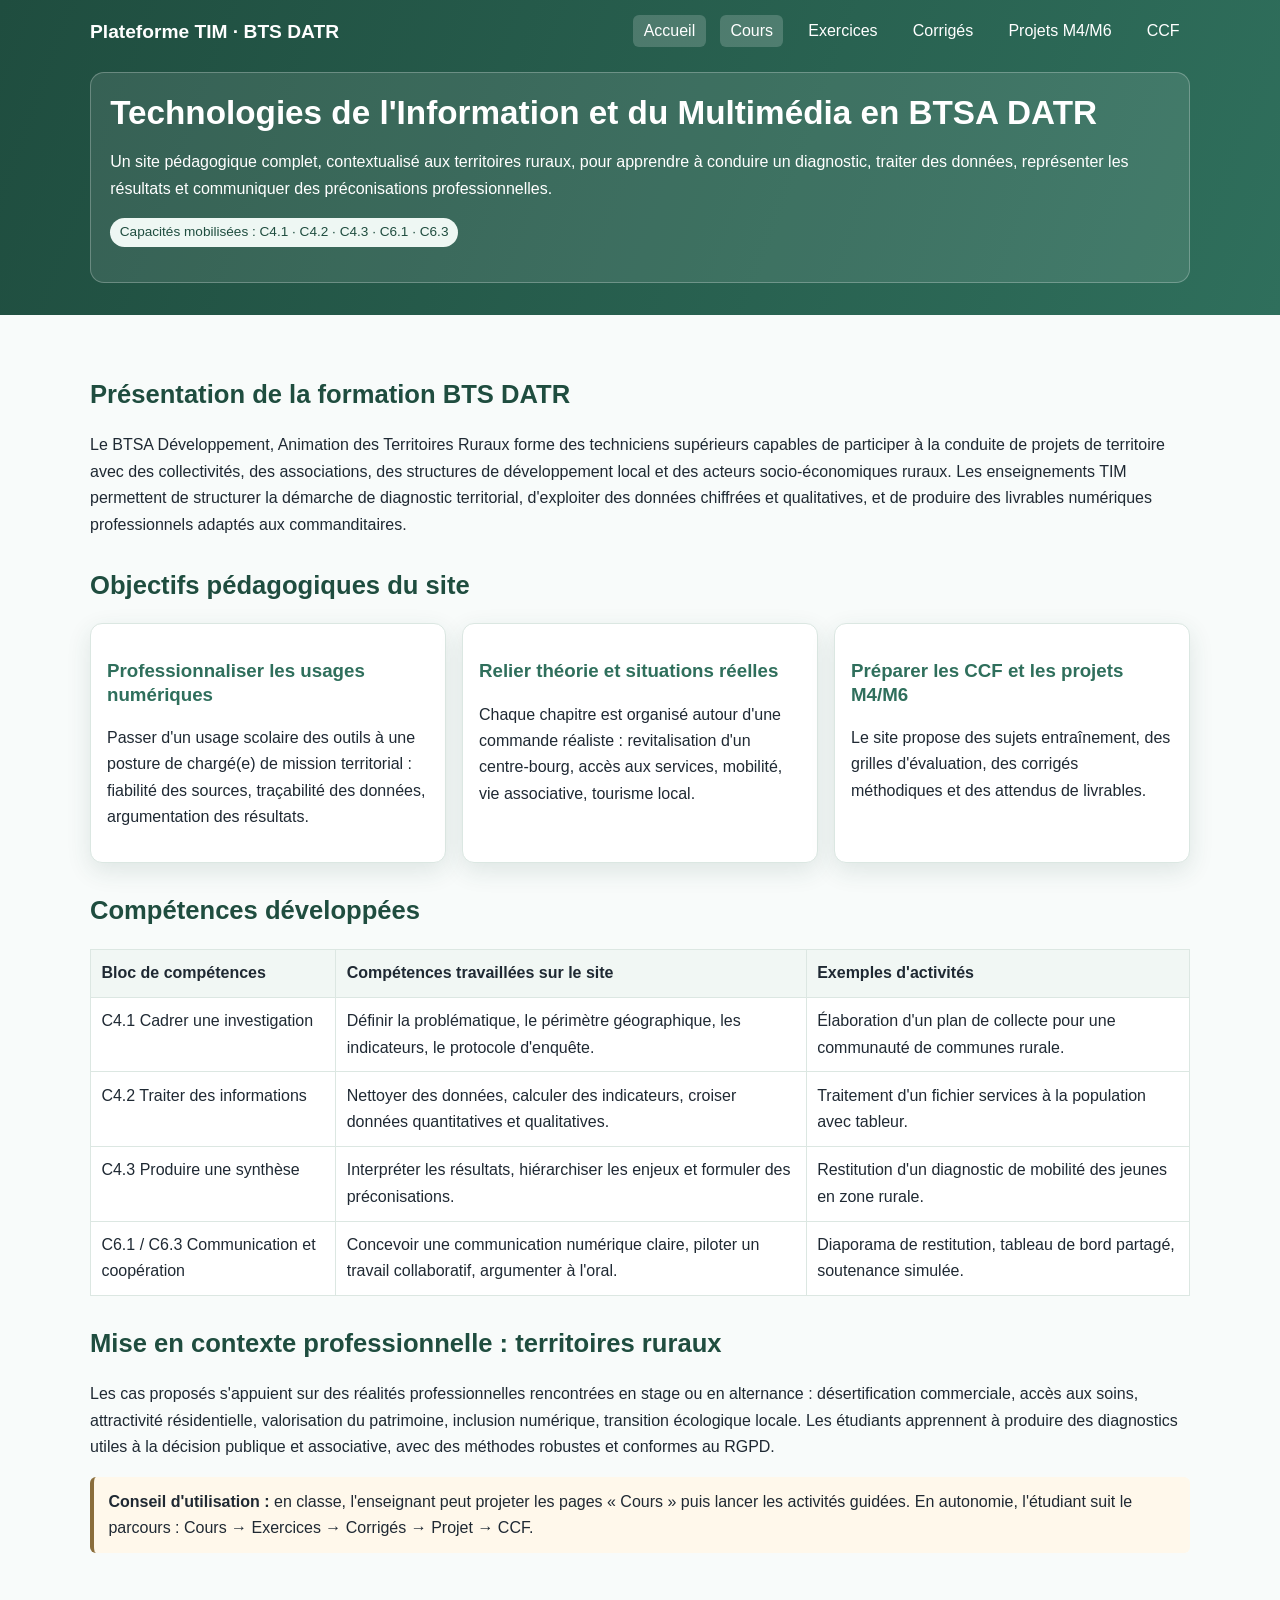
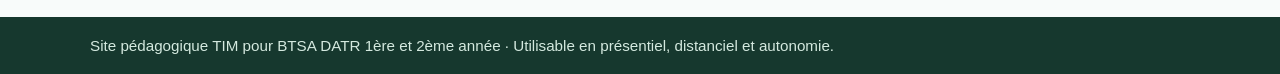
<file: index.html>
<!DOCTYPE html>
<html lang="fr">
<head>
  <meta charset="UTF-8" />
  <meta name="viewport" content="width=device-width, initial-scale=1.0" />
  <title>TIM - BTS DATR | Accueil</title>
  <link rel="stylesheet" href="assets/styles.css" />
</head>
<body>
<header>
  <div class="container">
    <div class="topbar">
      <div class="brand">Plateforme TIM · BTS DATR</div>
      <nav>
        <ul>
          <li><a href="index.html" data-page="index.html">Accueil</a></li>
          <li><a href="cours/index.html" data-page="index.html">Cours</a></li>
          <li><a href="exercices.html" data-page="exercices.html">Exercices</a></li>
          <li><a href="corriges.html" data-page="corriges.html">Corrigés</a></li>
          <li><a href="projets.html" data-page="projets.html">Projets M4/M6</a></li>
          <li><a href="ccf.html" data-page="ccf.html">CCF</a></li>
        </ul>
      </nav>
    </div>
    <section class="hero">
      <h1>Technologies de l'Information et du Multimédia en BTSA DATR</h1>
      <p>Un site pédagogique complet, contextualisé aux territoires ruraux, pour apprendre à conduire un diagnostic, traiter des données, représenter les résultats et communiquer des préconisations professionnelles.</p>
      <p><span class="badge">Capacités mobilisées : C4.1 · C4.2 · C4.3 · C6.1 · C6.3</span></p>
    </section>
  </div>
</header>

<main>
  <div class="container">
    <h2>Présentation de la formation BTS DATR</h2>
    <p>Le BTSA Développement, Animation des Territoires Ruraux forme des techniciens supérieurs capables de participer à la conduite de projets de territoire avec des collectivités, des associations, des structures de développement local et des acteurs socio-économiques ruraux. Les enseignements TIM permettent de structurer la démarche de diagnostic territorial, d'exploiter des données chiffrées et qualitatives, et de produire des livrables numériques professionnels adaptés aux commanditaires.</p>

    <h2>Objectifs pédagogiques du site</h2>
    <div class="card-grid">
      <article class="card">
        <h3>Professionnaliser les usages numériques</h3>
        <p>Passer d'un usage scolaire des outils à une posture de chargé(e) de mission territorial : fiabilité des sources, traçabilité des données, argumentation des résultats.</p>
      </article>
      <article class="card">
        <h3>Relier théorie et situations réelles</h3>
        <p>Chaque chapitre est organisé autour d'une commande réaliste : revitalisation d'un centre-bourg, accès aux services, mobilité, vie associative, tourisme local.</p>
      </article>
      <article class="card">
        <h3>Préparer les CCF et les projets M4/M6</h3>
        <p>Le site propose des sujets entraînement, des grilles d'évaluation, des corrigés méthodiques et des attendus de livrables.</p>
      </article>
    </div>

    <h2>Compétences développées</h2>
    <table>
      <thead>
        <tr><th>Bloc de compétences</th><th>Compétences travaillées sur le site</th><th>Exemples d'activités</th></tr>
      </thead>
      <tbody>
        <tr>
          <td>C4.1 Cadrer une investigation</td>
          <td>Définir la problématique, le périmètre géographique, les indicateurs, le protocole d'enquête.</td>
          <td>Élaboration d'un plan de collecte pour une communauté de communes rurale.</td>
        </tr>
        <tr>
          <td>C4.2 Traiter des informations</td>
          <td>Nettoyer des données, calculer des indicateurs, croiser données quantitatives et qualitatives.</td>
          <td>Traitement d'un fichier services à la population avec tableur.</td>
        </tr>
        <tr>
          <td>C4.3 Produire une synthèse</td>
          <td>Interpréter les résultats, hiérarchiser les enjeux et formuler des préconisations.</td>
          <td>Restitution d'un diagnostic de mobilité des jeunes en zone rurale.</td>
        </tr>
        <tr>
          <td>C6.1 / C6.3 Communication et coopération</td>
          <td>Concevoir une communication numérique claire, piloter un travail collaboratif, argumenter à l'oral.</td>
          <td>Diaporama de restitution, tableau de bord partagé, soutenance simulée.</td>
        </tr>
      </tbody>
    </table>

    <h2>Mise en contexte professionnelle : territoires ruraux</h2>
    <p>Les cas proposés s'appuient sur des réalités professionnelles rencontrées en stage ou en alternance : désertification commerciale, accès aux soins, attractivité résidentielle, valorisation du patrimoine, inclusion numérique, transition écologique locale. Les étudiants apprennent à produire des diagnostics utiles à la décision publique et associative, avec des méthodes robustes et conformes au RGPD.</p>

    <p class="note"><strong>Conseil d'utilisation :</strong> en classe, l'enseignant peut projeter les pages « Cours » puis lancer les activités guidées. En autonomie, l'étudiant suit le parcours : Cours → Exercices → Corrigés → Projet → CCF.</p>
  </div>
</main>

<footer>
  <div class="container">Site pédagogique TIM pour BTSA DATR 1ère et 2ème année · Utilisable en présentiel, distanciel et autonomie.</div>
</footer>
<script src="assets/script.js"></script>
</body>
</html>
</file>
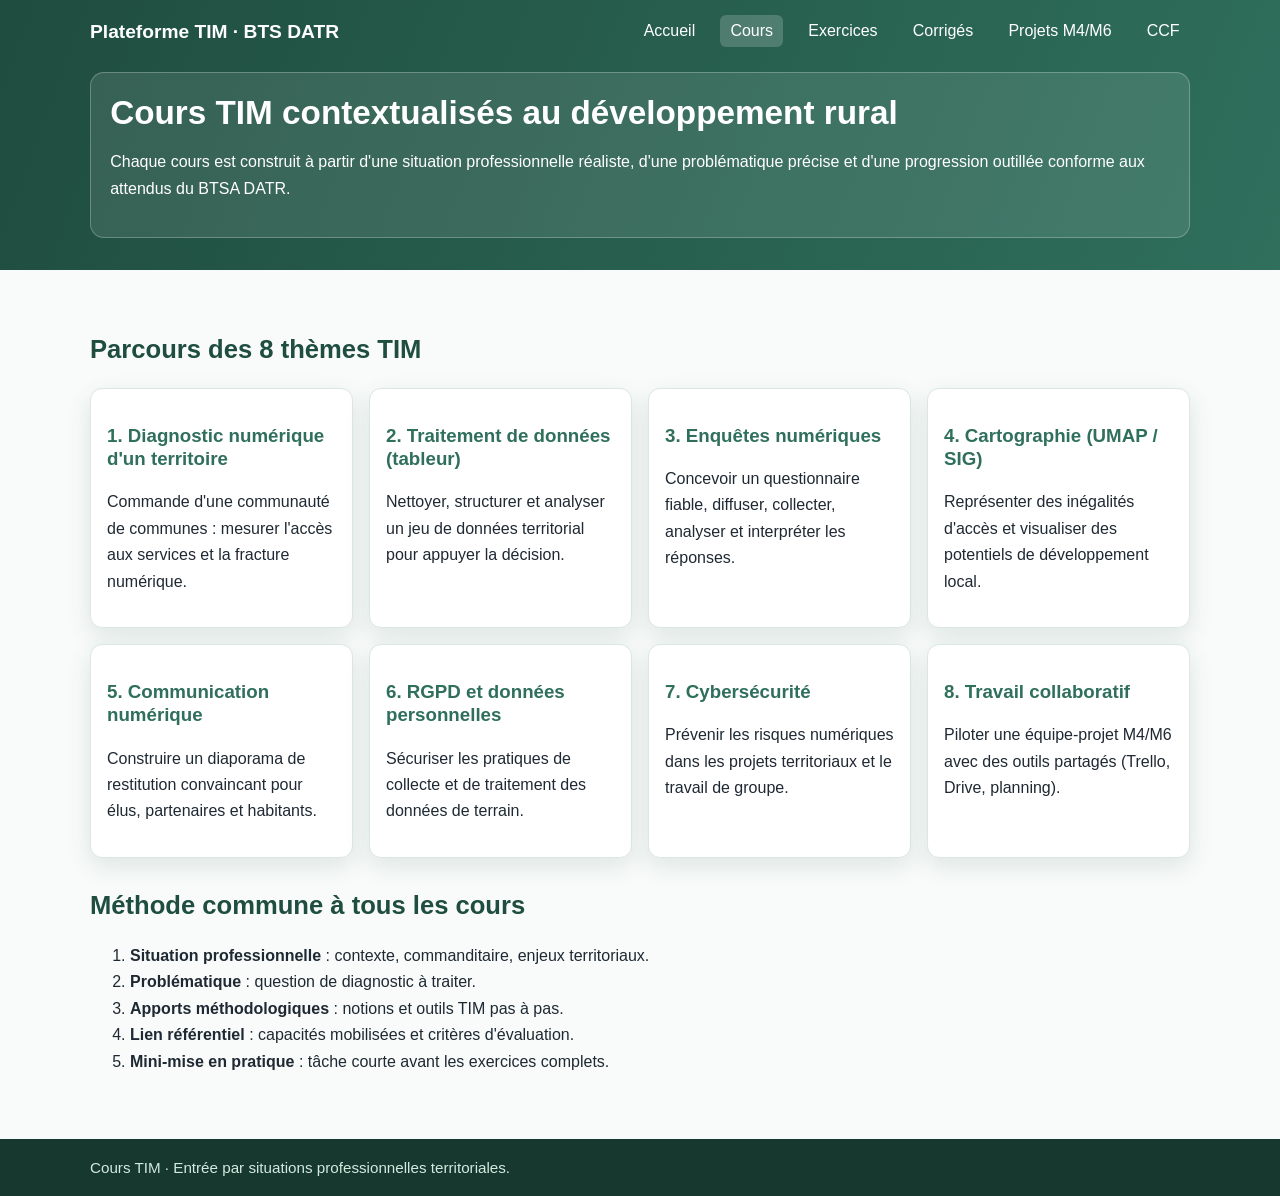
<file: cours/index.html>
<!DOCTYPE html>
<html lang="fr">
<head>
  <meta charset="UTF-8" />
  <meta name="viewport" content="width=device-width, initial-scale=1.0" />
  <title>TIM - BTS DATR | Cours</title>
  <link rel="stylesheet" href="../assets/styles.css" />
</head>
<body>
<header>
  <div class="container">
    <div class="topbar">
      <div class="brand">Plateforme TIM · BTS DATR</div>
      <nav><ul>
        <li><a href="../index.html">Accueil</a></li>
        <li><a href="index.html" class="active">Cours</a></li>
        <li><a href="../exercices.html">Exercices</a></li>
        <li><a href="../corriges.html">Corrigés</a></li>
        <li><a href="../projets.html">Projets M4/M6</a></li>
        <li><a href="../ccf.html">CCF</a></li>
      </ul></nav>
    </div>
    <section class="hero">
      <h1>Cours TIM contextualisés au développement rural</h1>
      <p>Chaque cours est construit à partir d'une situation professionnelle réaliste, d'une problématique précise et d'une progression outillée conforme aux attendus du BTSA DATR.</p>
    </section>
  </div>
</header>

<main>
  <div class="container">
    <h2>Parcours des 8 thèmes TIM</h2>
    <div class="card-grid">
      <article class="card"><h3><a href="diagnostic-numerique.html">1. Diagnostic numérique d'un territoire</a></h3><p>Commande d'une communauté de communes : mesurer l'accès aux services et la fracture numérique.</p></article>
      <article class="card"><h3><a href="traitement-donnees.html">2. Traitement de données (tableur)</a></h3><p>Nettoyer, structurer et analyser un jeu de données territorial pour appuyer la décision.</p></article>
      <article class="card"><h3><a href="enquetes.html">3. Enquêtes numériques</a></h3><p>Concevoir un questionnaire fiable, diffuser, collecter, analyser et interpréter les réponses.</p></article>
      <article class="card"><h3><a href="cartographie.html">4. Cartographie (UMAP / SIG)</a></h3><p>Représenter des inégalités d'accès et visualiser des potentiels de développement local.</p></article>
      <article class="card"><h3><a href="communication.html">5. Communication numérique</a></h3><p>Construire un diaporama de restitution convaincant pour élus, partenaires et habitants.</p></article>
      <article class="card"><h3><a href="rgpd.html">6. RGPD et données personnelles</a></h3><p>Sécuriser les pratiques de collecte et de traitement des données de terrain.</p></article>
      <article class="card"><h3><a href="cybersecurite.html">7. Cybersécurité</a></h3><p>Prévenir les risques numériques dans les projets territoriaux et le travail de groupe.</p></article>
      <article class="card"><h3><a href="collaboratif.html">8. Travail collaboratif</a></h3><p>Piloter une équipe-projet M4/M6 avec des outils partagés (Trello, Drive, planning).</p></article>
    </div>

    <h2>Méthode commune à tous les cours</h2>
    <ol>
      <li><strong>Situation professionnelle</strong> : contexte, commanditaire, enjeux territoriaux.</li>
      <li><strong>Problématique</strong> : question de diagnostic à traiter.</li>
      <li><strong>Apports méthodologiques</strong> : notions et outils TIM pas à pas.</li>
      <li><strong>Lien référentiel</strong> : capacités mobilisées et critères d'évaluation.</li>
      <li><strong>Mini-mise en pratique</strong> : tâche courte avant les exercices complets.</li>
    </ol>
  </div>
</main>
<footer><div class="container">Cours TIM · Entrée par situations professionnelles territoriales.</div></footer>
</body>
</html>
</file>
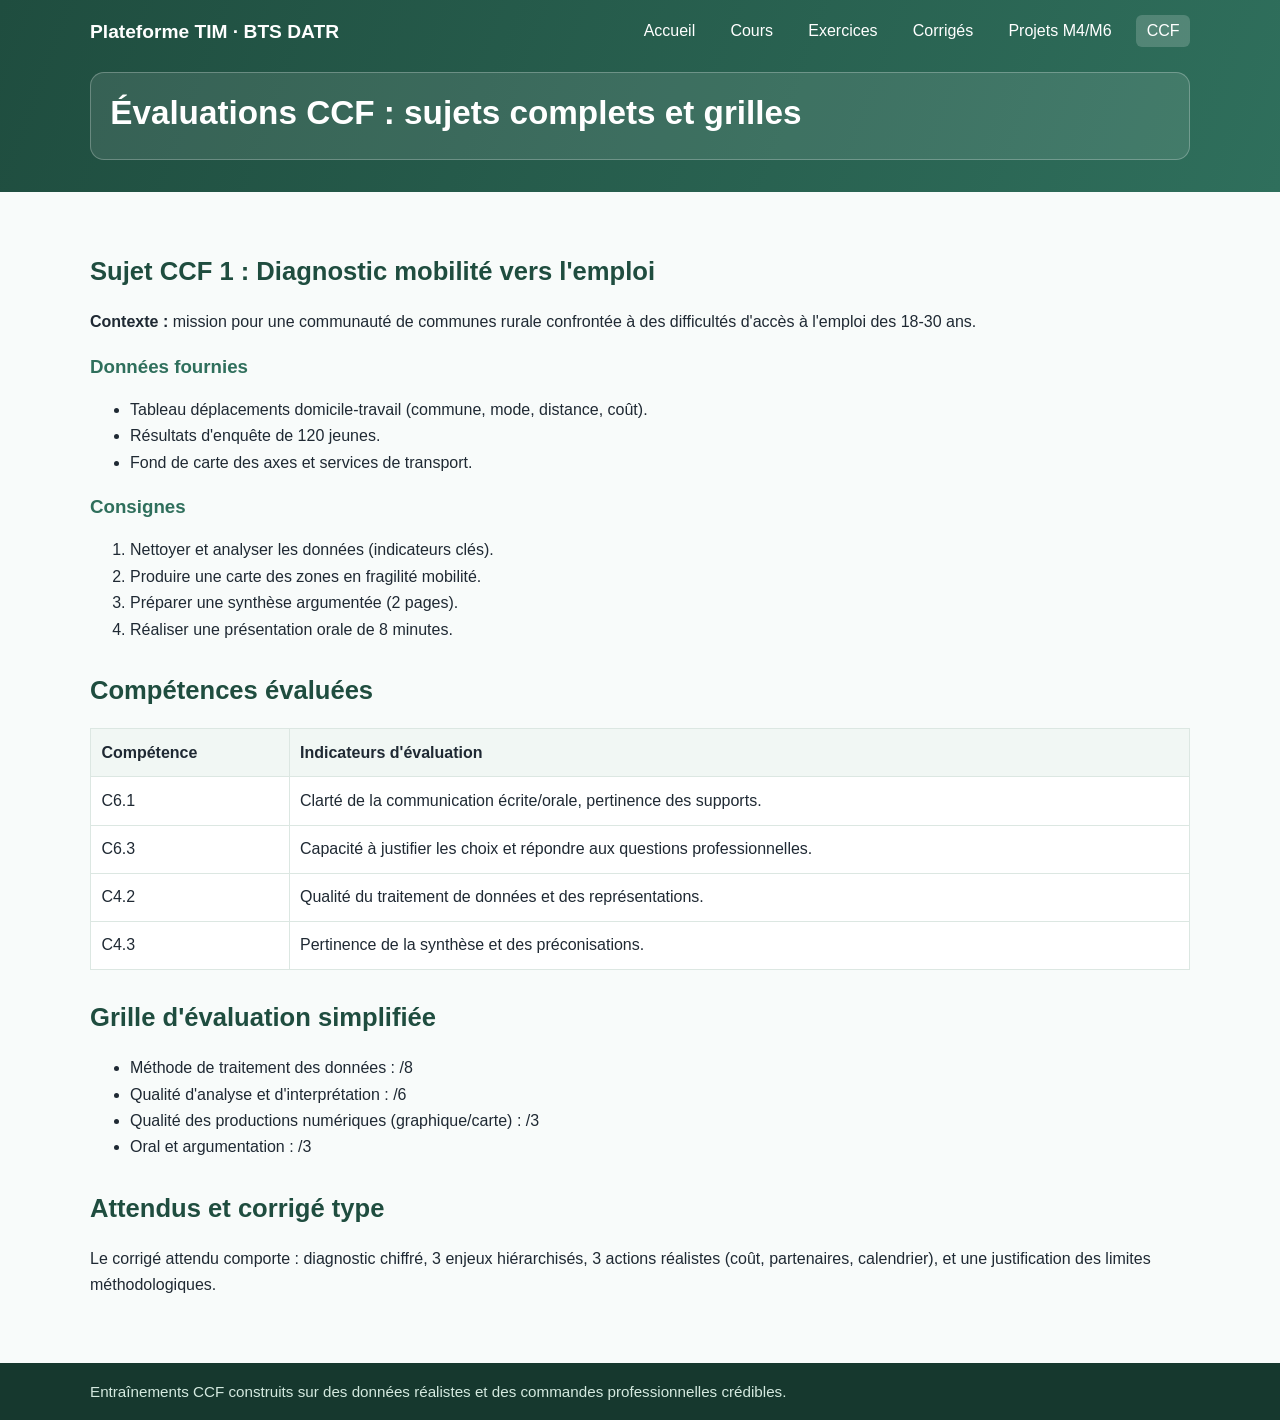
<file: ccf.html>
<!DOCTYPE html>
<html lang="fr">
<head><meta charset="UTF-8"><meta name="viewport" content="width=device-width, initial-scale=1.0"><title>CCF TIM DATR</title><link rel="stylesheet" href="assets/styles.css"></head>
<body>
<header><div class="container"><div class="topbar"><div class="brand">Plateforme TIM · BTS DATR</div><nav><ul><li><a href="index.html">Accueil</a></li><li><a href="cours/index.html">Cours</a></li><li><a href="exercices.html">Exercices</a></li><li><a href="corriges.html">Corrigés</a></li><li><a href="projets.html">Projets M4/M6</a></li><li><a href="ccf.html" class="active">CCF</a></li></ul></nav></div><section class="hero"><h1>Évaluations CCF : sujets complets et grilles</h1></section></div></header>
<main><div class="container">
<h2>Sujet CCF 1 : Diagnostic mobilité vers l'emploi</h2>
<p><strong>Contexte :</strong> mission pour une communauté de communes rurale confrontée à des difficultés d'accès à l'emploi des 18-30 ans.</p>
<h3>Données fournies</h3>
<ul><li>Tableau déplacements domicile-travail (commune, mode, distance, coût).</li><li>Résultats d'enquête de 120 jeunes.</li><li>Fond de carte des axes et services de transport.</li></ul>
<h3>Consignes</h3>
<ol><li>Nettoyer et analyser les données (indicateurs clés).</li><li>Produire une carte des zones en fragilité mobilité.</li><li>Préparer une synthèse argumentée (2 pages).</li><li>Réaliser une présentation orale de 8 minutes.</li></ol>

<h2>Compétences évaluées</h2>
<table><thead><tr><th>Compétence</th><th>Indicateurs d'évaluation</th></tr></thead><tbody>
<tr><td>C6.1</td><td>Clarté de la communication écrite/orale, pertinence des supports.</td></tr>
<tr><td>C6.3</td><td>Capacité à justifier les choix et répondre aux questions professionnelles.</td></tr>
<tr><td>C4.2</td><td>Qualité du traitement de données et des représentations.</td></tr>
<tr><td>C4.3</td><td>Pertinence de la synthèse et des préconisations.</td></tr>
</tbody></table>

<h2>Grille d'évaluation simplifiée</h2>
<ul><li>Méthode de traitement des données : /8</li><li>Qualité d'analyse et d'interprétation : /6</li><li>Qualité des productions numériques (graphique/carte) : /3</li><li>Oral et argumentation : /3</li></ul>

<h2>Attendus et corrigé type</h2>
<p>Le corrigé attendu comporte : diagnostic chiffré, 3 enjeux hiérarchisés, 3 actions réalistes (coût, partenaires, calendrier), et une justification des limites méthodologiques.</p>
</div></main>
<footer><div class="container">Entraînements CCF construits sur des données réalistes et des commandes professionnelles crédibles.</div></footer>
</body></html>
</file>
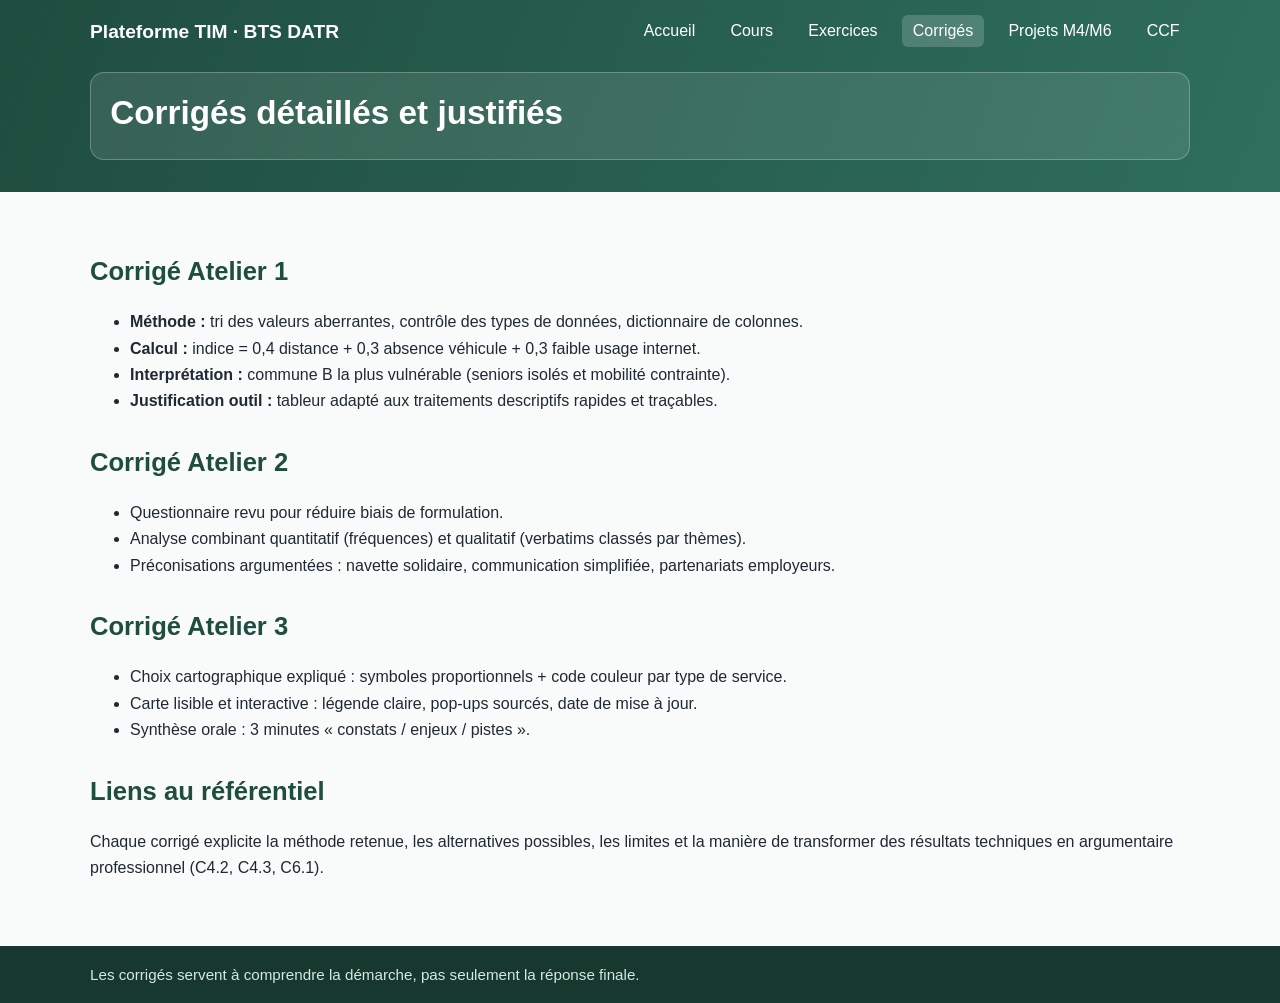
<file: corriges.html>
<!DOCTYPE html>
<html lang="fr">
<head><meta charset="UTF-8"><meta name="viewport" content="width=device-width, initial-scale=1.0"><title>Corrigés TIM DATR</title><link rel="stylesheet" href="assets/styles.css"></head>
<body>
<header><div class="container"><div class="topbar"><div class="brand">Plateforme TIM · BTS DATR</div><nav><ul><li><a href="index.html">Accueil</a></li><li><a href="cours/index.html">Cours</a></li><li><a href="exercices.html">Exercices</a></li><li><a href="corriges.html" class="active">Corrigés</a></li><li><a href="projets.html">Projets M4/M6</a></li><li><a href="ccf.html">CCF</a></li></ul></nav></div><section class="hero"><h1>Corrigés détaillés et justifiés</h1></section></div></header>
<main><div class="container">
<h2>Corrigé Atelier 1</h2>
<ul><li><strong>Méthode :</strong> tri des valeurs aberrantes, contrôle des types de données, dictionnaire de colonnes.</li><li><strong>Calcul :</strong> indice = 0,4 distance + 0,3 absence véhicule + 0,3 faible usage internet.</li><li><strong>Interprétation :</strong> commune B la plus vulnérable (seniors isolés et mobilité contrainte).</li><li><strong>Justification outil :</strong> tableur adapté aux traitements descriptifs rapides et traçables.</li></ul>
<h2>Corrigé Atelier 2</h2>
<ul><li>Questionnaire revu pour réduire biais de formulation.</li><li>Analyse combinant quantitatif (fréquences) et qualitatif (verbatims classés par thèmes).</li><li>Préconisations argumentées : navette solidaire, communication simplifiée, partenariats employeurs.</li></ul>
<h2>Corrigé Atelier 3</h2>
<ul><li>Choix cartographique expliqué : symboles proportionnels + code couleur par type de service.</li><li>Carte lisible et interactive : légende claire, pop-ups sourcés, date de mise à jour.</li><li>Synthèse orale : 3 minutes « constats / enjeux / pistes ».</li></ul>
<h2>Liens au référentiel</h2>
<p>Chaque corrigé explicite la méthode retenue, les alternatives possibles, les limites et la manière de transformer des résultats techniques en argumentaire professionnel (C4.2, C4.3, C6.1).</p>
</div></main>
<footer><div class="container">Les corrigés servent à comprendre la démarche, pas seulement la réponse finale.</div></footer>
</body></html>
</file>
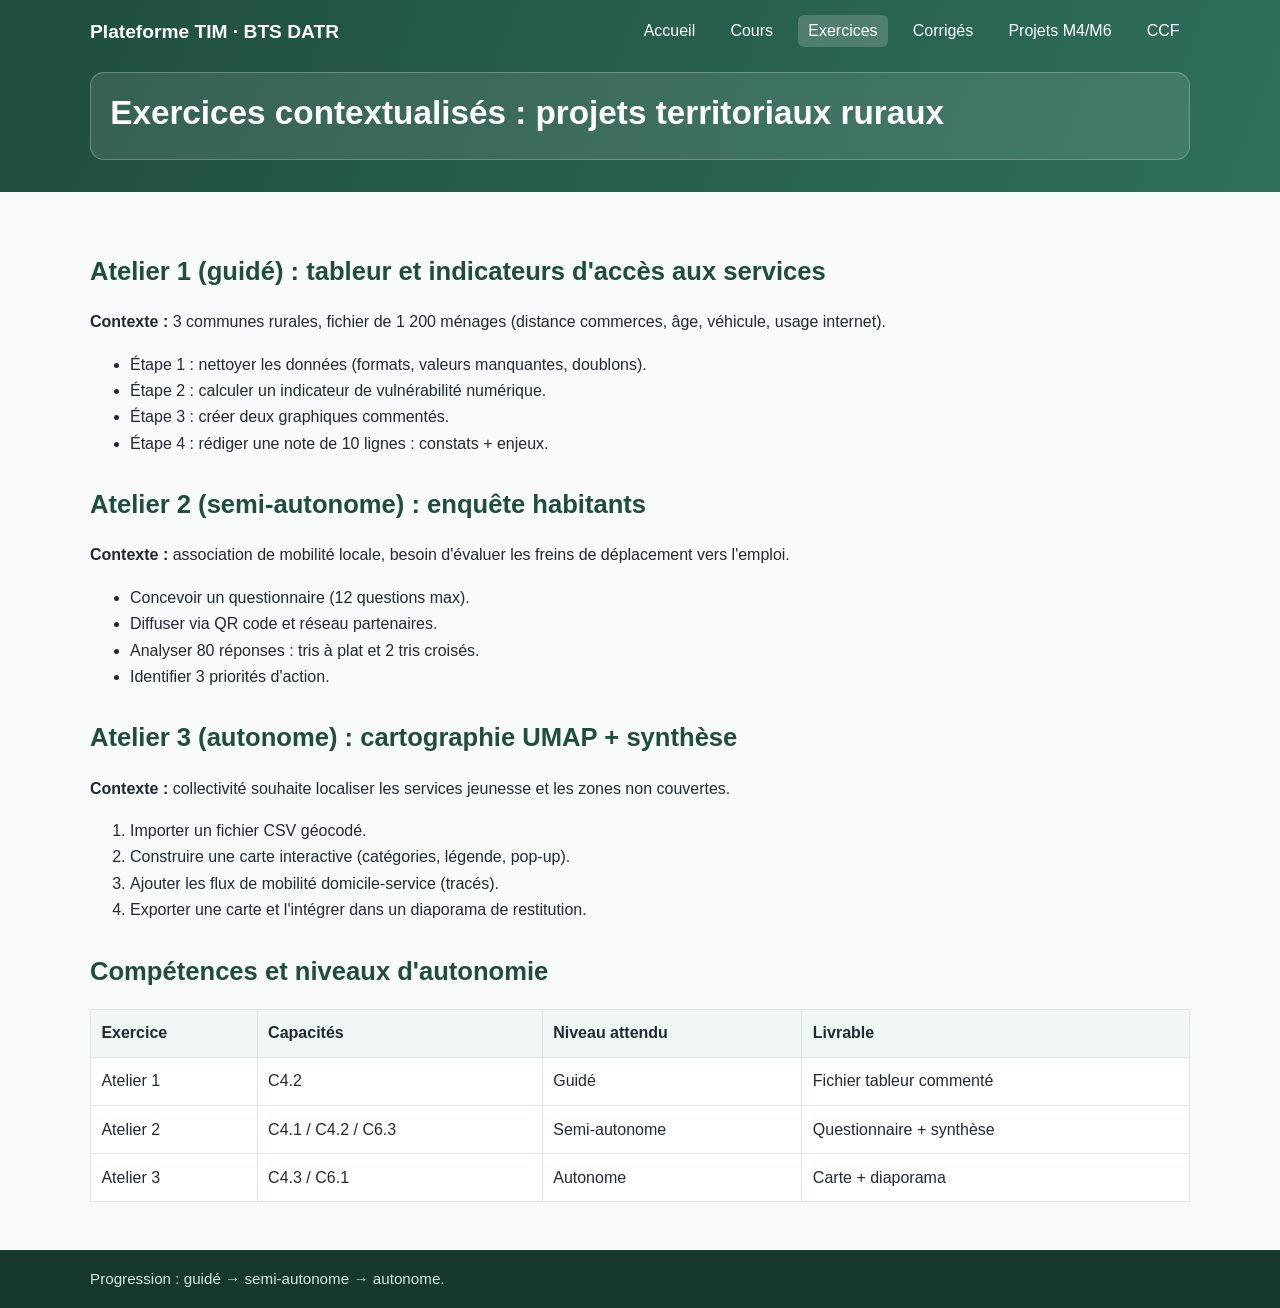
<file: exercices.html>
<!DOCTYPE html>
<html lang="fr">
<head><meta charset="UTF-8"><meta name="viewport" content="width=device-width, initial-scale=1.0"><title>Exercices TIM DATR</title><link rel="stylesheet" href="assets/styles.css"></head>
<body>
<header><div class="container"><div class="topbar"><div class="brand">Plateforme TIM · BTS DATR</div><nav><ul><li><a href="index.html">Accueil</a></li><li><a href="cours/index.html">Cours</a></li><li><a href="exercices.html" class="active">Exercices</a></li><li><a href="corriges.html">Corrigés</a></li><li><a href="projets.html">Projets M4/M6</a></li><li><a href="ccf.html">CCF</a></li></ul></nav></div><section class="hero"><h1>Exercices contextualisés : projets territoriaux ruraux</h1></section></div></header>
<main><div class="container">
<h2>Atelier 1 (guidé) : tableur et indicateurs d'accès aux services</h2>
<p><strong>Contexte :</strong> 3 communes rurales, fichier de 1 200 ménages (distance commerces, âge, véhicule, usage internet).</p>
<ul>
<li>Étape 1 : nettoyer les données (formats, valeurs manquantes, doublons).</li>
<li>Étape 2 : calculer un indicateur de vulnérabilité numérique.</li>
<li>Étape 3 : créer deux graphiques commentés.</li>
<li>Étape 4 : rédiger une note de 10 lignes : constats + enjeux.</li>
</ul>

<h2>Atelier 2 (semi-autonome) : enquête habitants</h2>
<p><strong>Contexte :</strong> association de mobilité locale, besoin d'évaluer les freins de déplacement vers l'emploi.</p>
<ul>
<li>Concevoir un questionnaire (12 questions max).</li>
<li>Diffuser via QR code et réseau partenaires.</li>
<li>Analyser 80 réponses : tris à plat et 2 tris croisés.</li>
<li>Identifier 3 priorités d'action.</li>
</ul>

<h2>Atelier 3 (autonome) : cartographie UMAP + synthèse</h2>
<p><strong>Contexte :</strong> collectivité souhaite localiser les services jeunesse et les zones non couvertes.</p>
<ol>
<li>Importer un fichier CSV géocodé.</li>
<li>Construire une carte interactive (catégories, légende, pop-up).</li>
<li>Ajouter les flux de mobilité domicile-service (tracés).</li>
<li>Exporter une carte et l'intégrer dans un diaporama de restitution.</li>
</ol>

<h2>Compétences et niveaux d'autonomie</h2>
<table><thead><tr><th>Exercice</th><th>Capacités</th><th>Niveau attendu</th><th>Livrable</th></tr></thead><tbody>
<tr><td>Atelier 1</td><td>C4.2</td><td>Guidé</td><td>Fichier tableur commenté</td></tr>
<tr><td>Atelier 2</td><td>C4.1 / C4.2 / C6.3</td><td>Semi-autonome</td><td>Questionnaire + synthèse</td></tr>
<tr><td>Atelier 3</td><td>C4.3 / C6.1</td><td>Autonome</td><td>Carte + diaporama</td></tr>
</tbody></table>
</div></main>
<footer><div class="container">Progression : guidé → semi-autonome → autonome.</div></footer>
</body></html>
</file>
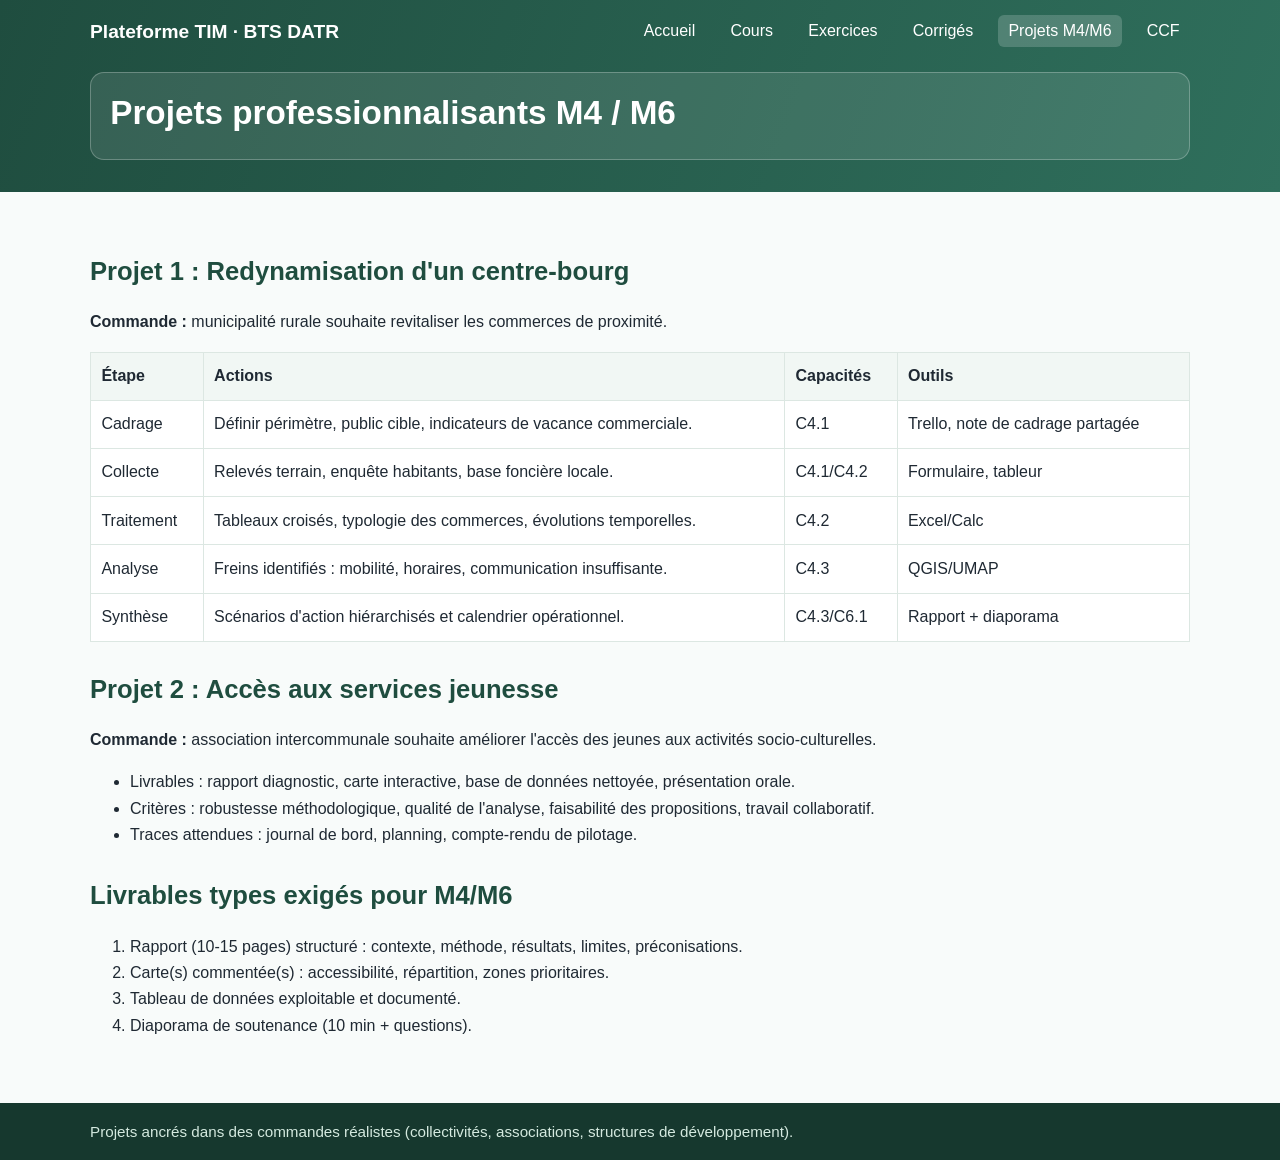
<file: projets.html>
<!DOCTYPE html>
<html lang="fr">
<head><meta charset="UTF-8"><meta name="viewport" content="width=device-width, initial-scale=1.0"><title>Projets M4 / M6</title><link rel="stylesheet" href="assets/styles.css"></head>
<body>
<header><div class="container"><div class="topbar"><div class="brand">Plateforme TIM · BTS DATR</div><nav><ul><li><a href="index.html">Accueil</a></li><li><a href="cours/index.html">Cours</a></li><li><a href="exercices.html">Exercices</a></li><li><a href="corriges.html">Corrigés</a></li><li><a href="projets.html" class="active">Projets M4/M6</a></li><li><a href="ccf.html">CCF</a></li></ul></nav></div><section class="hero"><h1>Projets professionnalisants M4 / M6</h1></section></div></header>
<main><div class="container">
<h2>Projet 1 : Redynamisation d'un centre-bourg</h2>
<p><strong>Commande :</strong> municipalité rurale souhaite revitaliser les commerces de proximité.</p>
<table><thead><tr><th>Étape</th><th>Actions</th><th>Capacités</th><th>Outils</th></tr></thead><tbody>
<tr><td>Cadrage</td><td>Définir périmètre, public cible, indicateurs de vacance commerciale.</td><td>C4.1</td><td>Trello, note de cadrage partagée</td></tr>
<tr><td>Collecte</td><td>Relevés terrain, enquête habitants, base foncière locale.</td><td>C4.1/C4.2</td><td>Formulaire, tableur</td></tr>
<tr><td>Traitement</td><td>Tableaux croisés, typologie des commerces, évolutions temporelles.</td><td>C4.2</td><td>Excel/Calc</td></tr>
<tr><td>Analyse</td><td>Freins identifiés : mobilité, horaires, communication insuffisante.</td><td>C4.3</td><td>QGIS/UMAP</td></tr>
<tr><td>Synthèse</td><td>Scénarios d'action hiérarchisés et calendrier opérationnel.</td><td>C4.3/C6.1</td><td>Rapport + diaporama</td></tr>
</tbody></table>

<h2>Projet 2 : Accès aux services jeunesse</h2>
<p><strong>Commande :</strong> association intercommunale souhaite améliorer l'accès des jeunes aux activités socio-culturelles.</p>
<ul>
<li>Livrables : rapport diagnostic, carte interactive, base de données nettoyée, présentation orale.</li>
<li>Critères : robustesse méthodologique, qualité de l'analyse, faisabilité des propositions, travail collaboratif.</li>
<li>Traces attendues : journal de bord, planning, compte-rendu de pilotage.</li>
</ul>

<h2>Livrables types exigés pour M4/M6</h2>
<ol><li>Rapport (10-15 pages) structuré : contexte, méthode, résultats, limites, préconisations.</li><li>Carte(s) commentée(s) : accessibilité, répartition, zones prioritaires.</li><li>Tableau de données exploitable et documenté.</li><li>Diaporama de soutenance (10 min + questions).</li></ol>
</div></main>
<footer><div class="container">Projets ancrés dans des commandes réalistes (collectivités, associations, structures de développement).</div></footer>
</body></html>
</file>
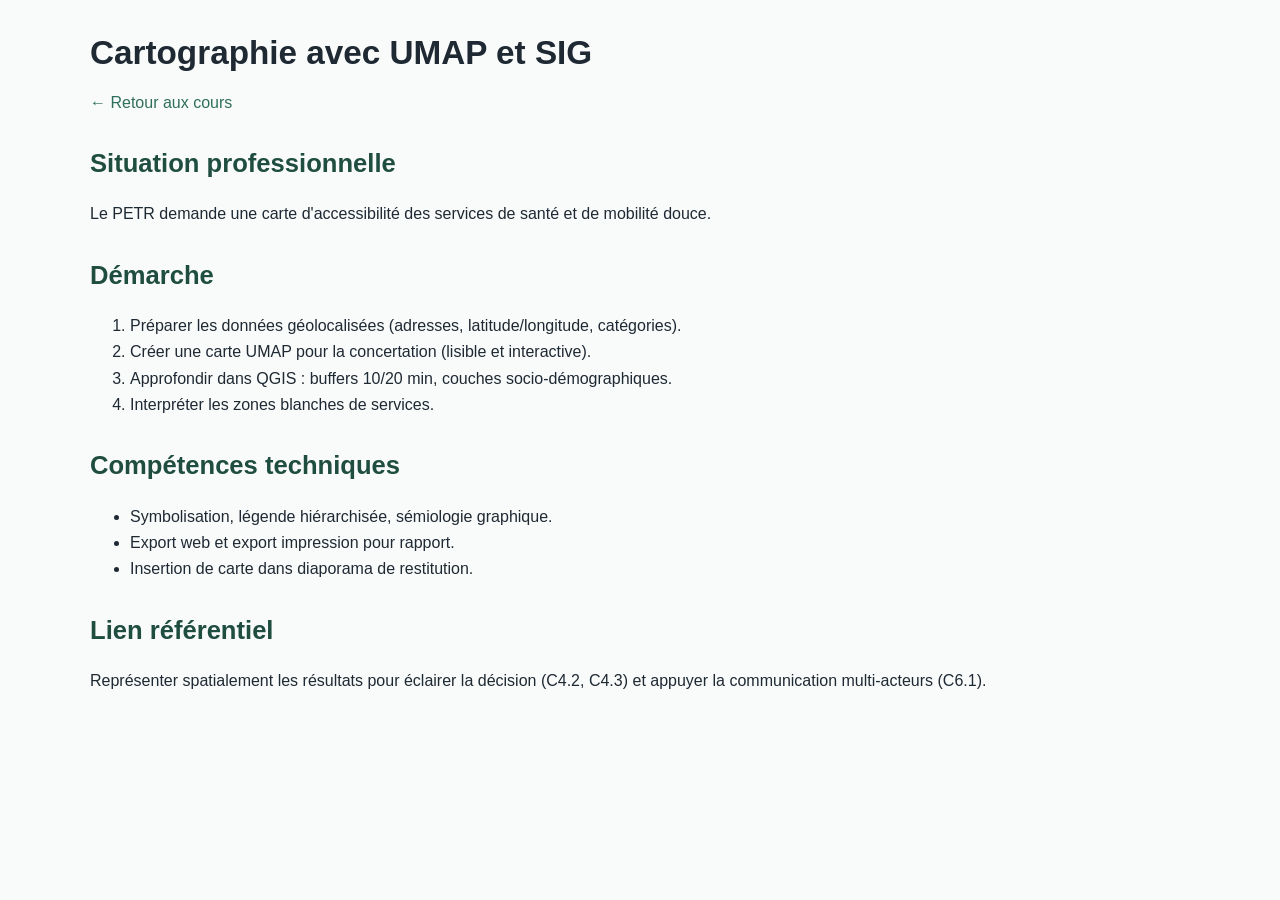
<file: cours/cartographie.html>
<!DOCTYPE html><html lang="fr"><head><meta charset="UTF-8"><meta name="viewport" content="width=device-width, initial-scale=1.0"><title>Cartographie rurale</title><link rel="stylesheet" href="../assets/styles.css"></head><body><main class="container"><h1>Cartographie avec UMAP et SIG</h1><p><a href="index.html">← Retour aux cours</a></p><h2>Situation professionnelle</h2><p>Le PETR demande une carte d'accessibilité des services de santé et de mobilité douce.</p><h2>Démarche</h2><ol><li>Préparer les données géolocalisées (adresses, latitude/longitude, catégories).</li><li>Créer une carte UMAP pour la concertation (lisible et interactive).</li><li>Approfondir dans QGIS : buffers 10/20 min, couches socio-démographiques.</li><li>Interpréter les zones blanches de services.</li></ol><h2>Compétences techniques</h2><ul><li>Symbolisation, légende hiérarchisée, sémiologie graphique.</li><li>Export web et export impression pour rapport.</li><li>Insertion de carte dans diaporama de restitution.</li></ul><h2>Lien référentiel</h2><p>Représenter spatialement les résultats pour éclairer la décision (C4.2, C4.3) et appuyer la communication multi-acteurs (C6.1).</p></main></body></html>
</file>
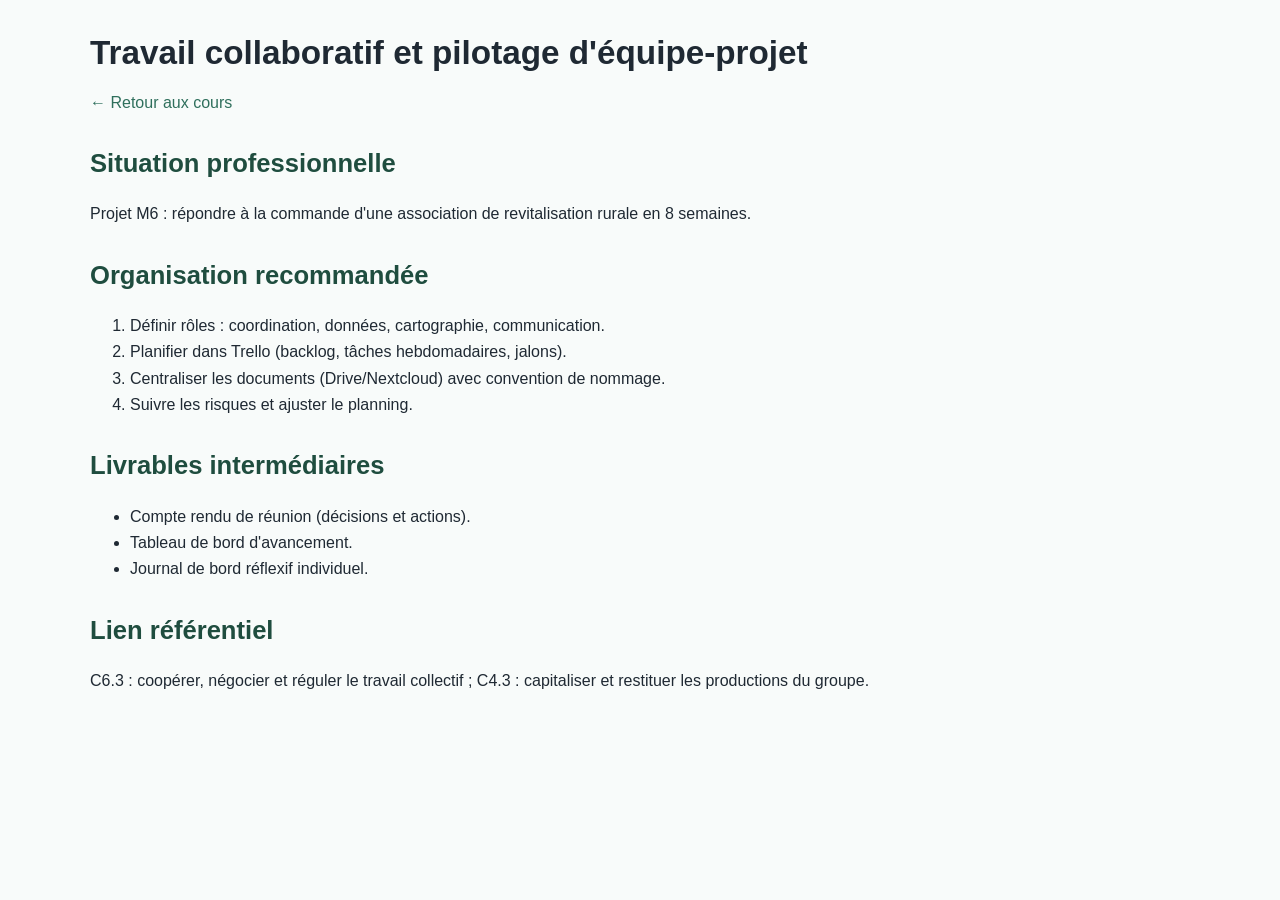
<file: cours/collaboratif.html>
<!DOCTYPE html><html lang="fr"><head><meta charset="UTF-8"><meta name="viewport" content="width=device-width, initial-scale=1.0"><title>Travail collaboratif</title><link rel="stylesheet" href="../assets/styles.css"></head><body><main class="container"><h1>Travail collaboratif et pilotage d'équipe-projet</h1><p><a href="index.html">← Retour aux cours</a></p><h2>Situation professionnelle</h2><p>Projet M6 : répondre à la commande d'une association de revitalisation rurale en 8 semaines.</p><h2>Organisation recommandée</h2><ol><li>Définir rôles : coordination, données, cartographie, communication.</li><li>Planifier dans Trello (backlog, tâches hebdomadaires, jalons).</li><li>Centraliser les documents (Drive/Nextcloud) avec convention de nommage.</li><li>Suivre les risques et ajuster le planning.</li></ol><h2>Livrables intermédiaires</h2><ul><li>Compte rendu de réunion (décisions et actions).</li><li>Tableau de bord d'avancement.</li><li>Journal de bord réflexif individuel.</li></ul><h2>Lien référentiel</h2><p>C6.3 : coopérer, négocier et réguler le travail collectif ; C4.3 : capitaliser et restituer les productions du groupe.</p></main></body></html>
</file>
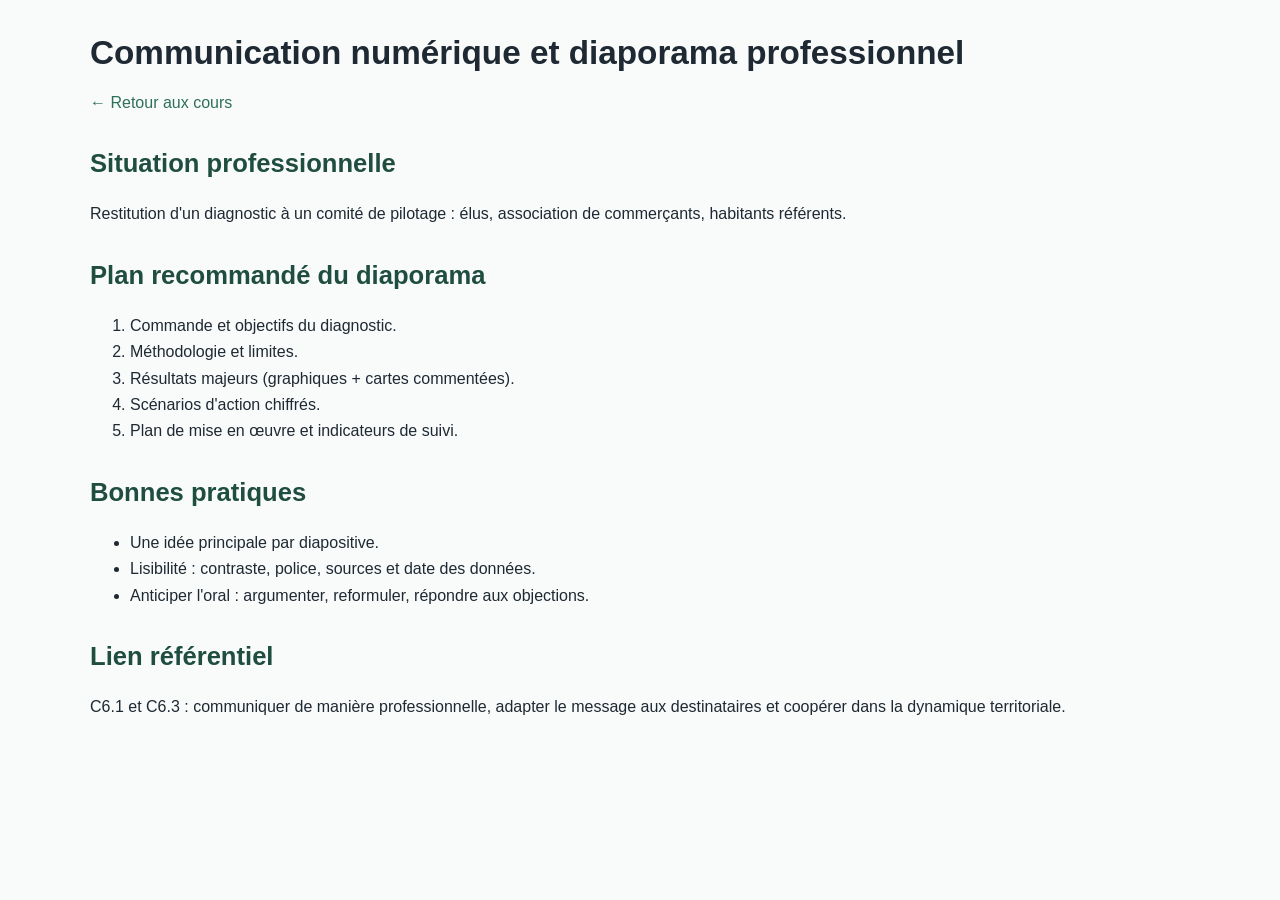
<file: cours/communication.html>
<!DOCTYPE html><html lang="fr"><head><meta charset="UTF-8"><meta name="viewport" content="width=device-width, initial-scale=1.0"><title>Communication numérique</title><link rel="stylesheet" href="../assets/styles.css"></head><body><main class="container"><h1>Communication numérique et diaporama professionnel</h1><p><a href="index.html">← Retour aux cours</a></p><h2>Situation professionnelle</h2><p>Restitution d'un diagnostic à un comité de pilotage : élus, association de commerçants, habitants référents.</p><h2>Plan recommandé du diaporama</h2><ol><li>Commande et objectifs du diagnostic.</li><li>Méthodologie et limites.</li><li>Résultats majeurs (graphiques + cartes commentées).</li><li>Scénarios d'action chiffrés.</li><li>Plan de mise en œuvre et indicateurs de suivi.</li></ol><h2>Bonnes pratiques</h2><ul><li>Une idée principale par diapositive.</li><li>Lisibilité : contraste, police, sources et date des données.</li><li>Anticiper l'oral : argumenter, reformuler, répondre aux objections.</li></ul><h2>Lien référentiel</h2><p>C6.1 et C6.3 : communiquer de manière professionnelle, adapter le message aux destinataires et coopérer dans la dynamique territoriale.</p></main></body></html>
</file>
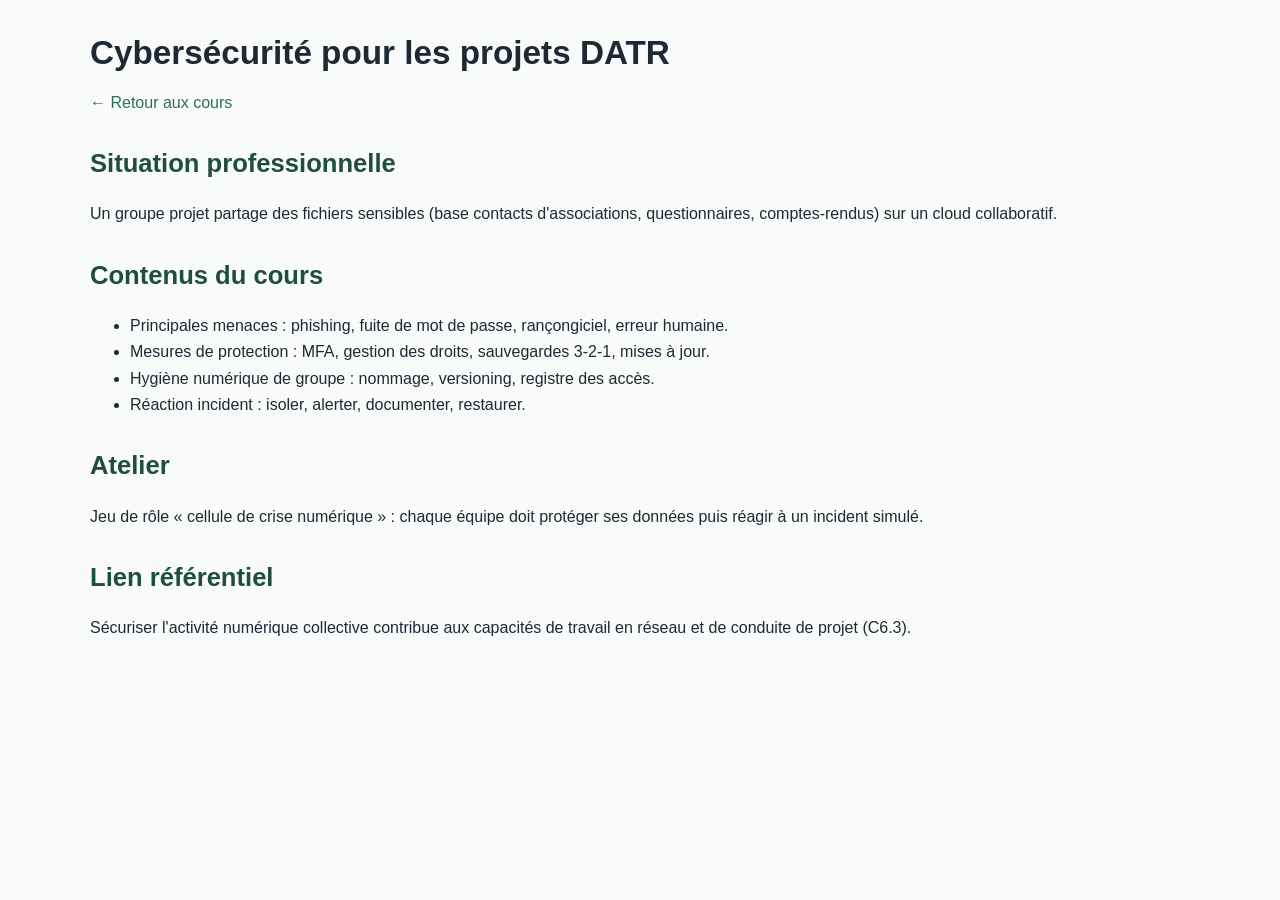
<file: cours/cybersecurite.html>
<!DOCTYPE html><html lang="fr"><head><meta charset="UTF-8"><meta name="viewport" content="width=device-width, initial-scale=1.0"><title>Cybersécurité</title><link rel="stylesheet" href="../assets/styles.css"></head><body><main class="container"><h1>Cybersécurité pour les projets DATR</h1><p><a href="index.html">← Retour aux cours</a></p><h2>Situation professionnelle</h2><p>Un groupe projet partage des fichiers sensibles (base contacts d'associations, questionnaires, comptes-rendus) sur un cloud collaboratif.</p><h2>Contenus du cours</h2><ul><li>Principales menaces : phishing, fuite de mot de passe, rançongiciel, erreur humaine.</li><li>Mesures de protection : MFA, gestion des droits, sauvegardes 3-2-1, mises à jour.</li><li>Hygiène numérique de groupe : nommage, versioning, registre des accès.</li><li>Réaction incident : isoler, alerter, documenter, restaurer.</li></ul><h2>Atelier</h2><p>Jeu de rôle « cellule de crise numérique » : chaque équipe doit protéger ses données puis réagir à un incident simulé.</p><h2>Lien référentiel</h2><p>Sécuriser l'activité numérique collective contribue aux capacités de travail en réseau et de conduite de projet (C6.3).</p></main></body></html>
</file>
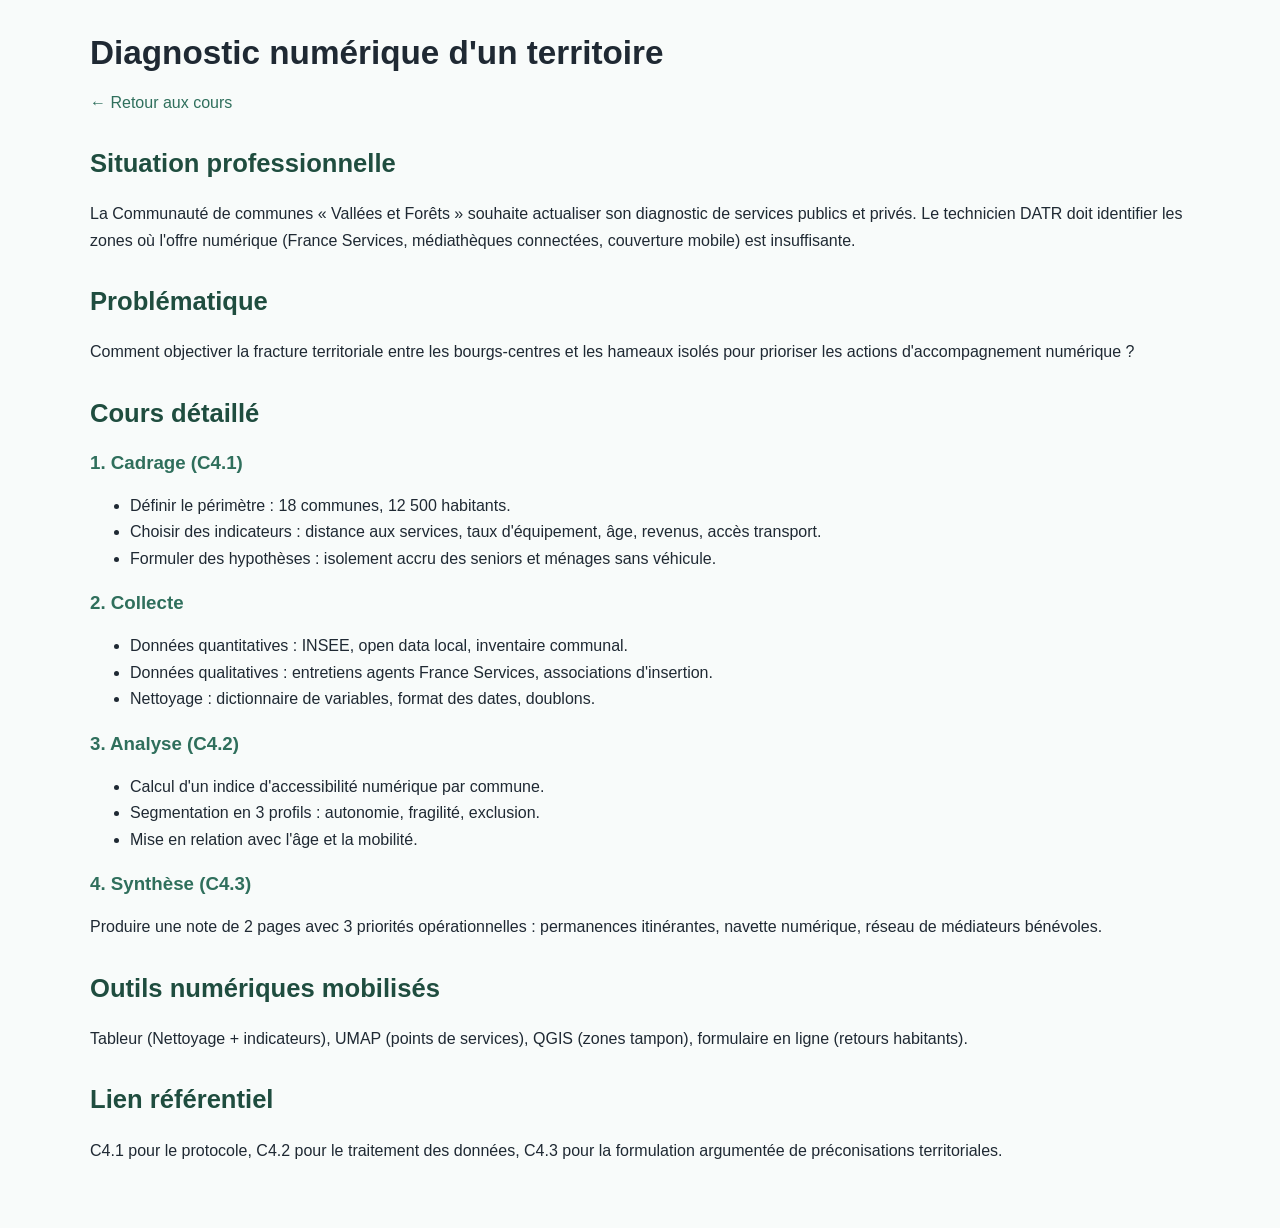
<file: cours/diagnostic-numerique.html>
<!DOCTYPE html><html lang="fr"><head><meta charset="UTF-8"><meta name="viewport" content="width=device-width, initial-scale=1.0"><title>Diagnostic numérique territorial</title><link rel="stylesheet" href="../assets/styles.css"></head><body><main class="container"><h1>Diagnostic numérique d'un territoire</h1><p><a href="index.html">← Retour aux cours</a></p><h2>Situation professionnelle</h2><p>La Communauté de communes « Vallées et Forêts » souhaite actualiser son diagnostic de services publics et privés. Le technicien DATR doit identifier les zones où l'offre numérique (France Services, médiathèques connectées, couverture mobile) est insuffisante.</p><h2>Problématique</h2><p>Comment objectiver la fracture territoriale entre les bourgs-centres et les hameaux isolés pour prioriser les actions d'accompagnement numérique ?</p><h2>Cours détaillé</h2><h3>1. Cadrage (C4.1)</h3><ul><li>Définir le périmètre : 18 communes, 12 500 habitants.</li><li>Choisir des indicateurs : distance aux services, taux d'équipement, âge, revenus, accès transport.</li><li>Formuler des hypothèses : isolement accru des seniors et ménages sans véhicule.</li></ul><h3>2. Collecte</h3><ul><li>Données quantitatives : INSEE, open data local, inventaire communal.</li><li>Données qualitatives : entretiens agents France Services, associations d'insertion.</li><li>Nettoyage : dictionnaire de variables, format des dates, doublons.</li></ul><h3>3. Analyse (C4.2)</h3><ul><li>Calcul d'un indice d'accessibilité numérique par commune.</li><li>Segmentation en 3 profils : autonomie, fragilité, exclusion.</li><li>Mise en relation avec l'âge et la mobilité.</li></ul><h3>4. Synthèse (C4.3)</h3><p>Produire une note de 2 pages avec 3 priorités opérationnelles : permanences itinérantes, navette numérique, réseau de médiateurs bénévoles.</p><h2>Outils numériques mobilisés</h2><p>Tableur (Nettoyage + indicateurs), UMAP (points de services), QGIS (zones tampon), formulaire en ligne (retours habitants).</p><h2>Lien référentiel</h2><p>C4.1 pour le protocole, C4.2 pour le traitement des données, C4.3 pour la formulation argumentée de préconisations territoriales.</p></main></body></html>
</file>
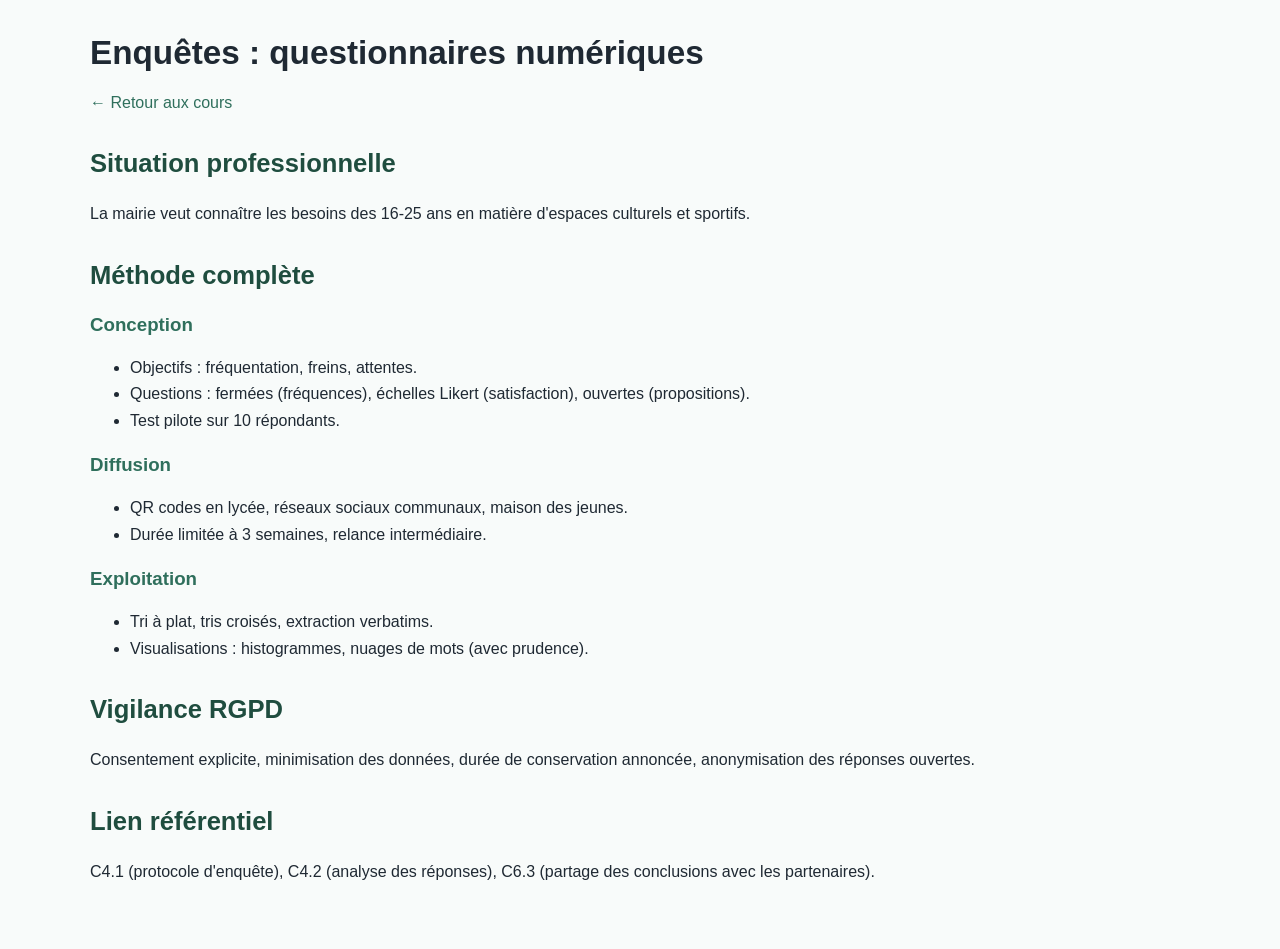
<file: cours/enquetes.html>
<!DOCTYPE html><html lang="fr"><head><meta charset="UTF-8"><meta name="viewport" content="width=device-width, initial-scale=1.0"><title>Enquêtes numériques</title><link rel="stylesheet" href="../assets/styles.css"></head><body><main class="container"><h1>Enquêtes : questionnaires numériques</h1><p><a href="index.html">← Retour aux cours</a></p><h2>Situation professionnelle</h2><p>La mairie veut connaître les besoins des 16-25 ans en matière d'espaces culturels et sportifs.</p><h2>Méthode complète</h2><h3>Conception</h3><ul><li>Objectifs : fréquentation, freins, attentes.</li><li>Questions : fermées (fréquences), échelles Likert (satisfaction), ouvertes (propositions).</li><li>Test pilote sur 10 répondants.</li></ul><h3>Diffusion</h3><ul><li>QR codes en lycée, réseaux sociaux communaux, maison des jeunes.</li><li>Durée limitée à 3 semaines, relance intermédiaire.</li></ul><h3>Exploitation</h3><ul><li>Tri à plat, tris croisés, extraction verbatims.</li><li>Visualisations : histogrammes, nuages de mots (avec prudence).</li></ul><h2>Vigilance RGPD</h2><p>Consentement explicite, minimisation des données, durée de conservation annoncée, anonymisation des réponses ouvertes.</p><h2>Lien référentiel</h2><p>C4.1 (protocole d'enquête), C4.2 (analyse des réponses), C6.3 (partage des conclusions avec les partenaires).</p></main></body></html>
</file>
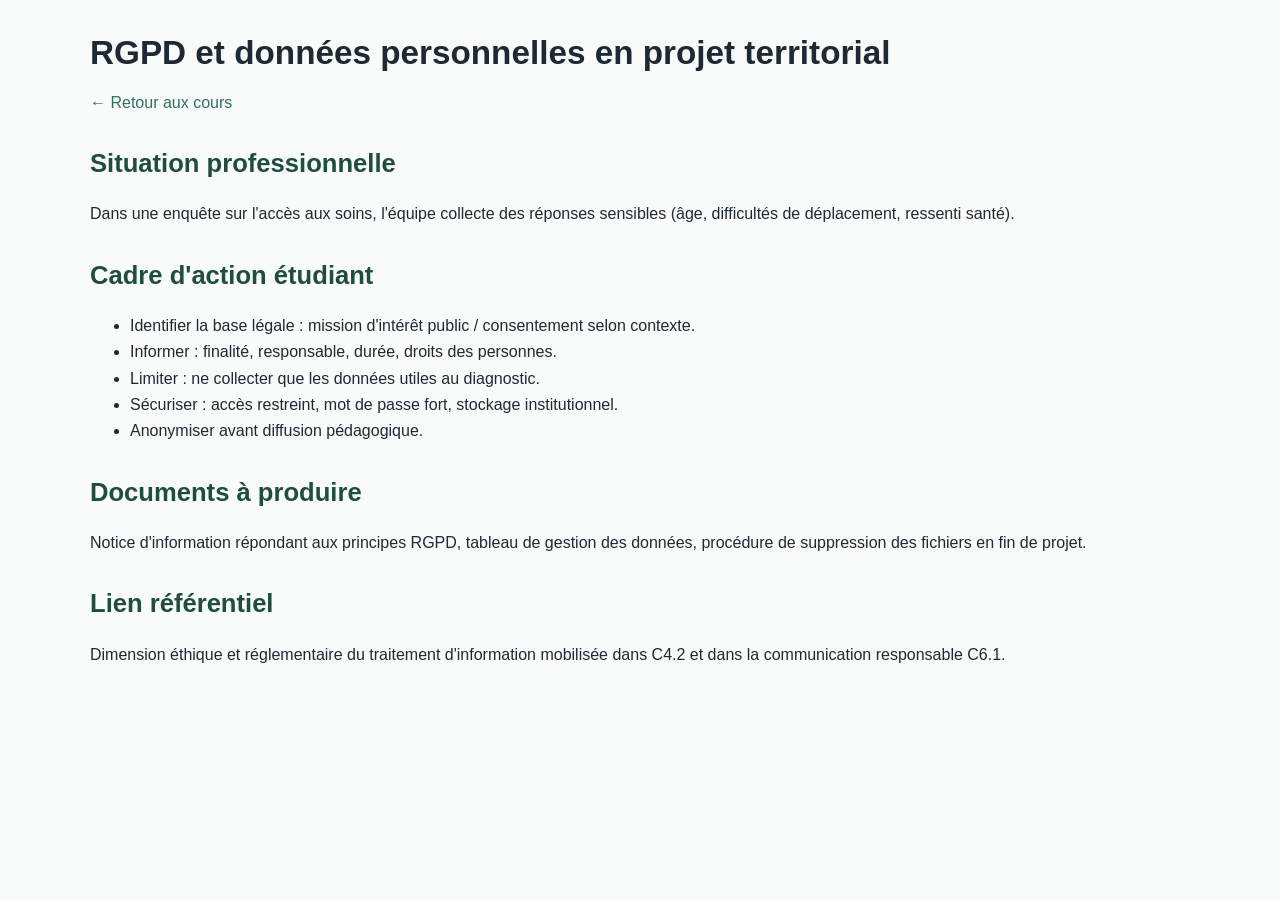
<file: cours/rgpd.html>
<!DOCTYPE html><html lang="fr"><head><meta charset="UTF-8"><meta name="viewport" content="width=device-width, initial-scale=1.0"><title>RGPD et données</title><link rel="stylesheet" href="../assets/styles.css"></head><body><main class="container"><h1>RGPD et données personnelles en projet territorial</h1><p><a href="index.html">← Retour aux cours</a></p><h2>Situation professionnelle</h2><p>Dans une enquête sur l'accès aux soins, l'équipe collecte des réponses sensibles (âge, difficultés de déplacement, ressenti santé).</p><h2>Cadre d'action étudiant</h2><ul><li>Identifier la base légale : mission d'intérêt public / consentement selon contexte.</li><li>Informer : finalité, responsable, durée, droits des personnes.</li><li>Limiter : ne collecter que les données utiles au diagnostic.</li><li>Sécuriser : accès restreint, mot de passe fort, stockage institutionnel.</li><li>Anonymiser avant diffusion pédagogique.</li></ul><h2>Documents à produire</h2><p>Notice d'information répondant aux principes RGPD, tableau de gestion des données, procédure de suppression des fichiers en fin de projet.</p><h2>Lien référentiel</h2><p>Dimension éthique et réglementaire du traitement d'information mobilisée dans C4.2 et dans la communication responsable C6.1.</p></main></body></html>
</file>
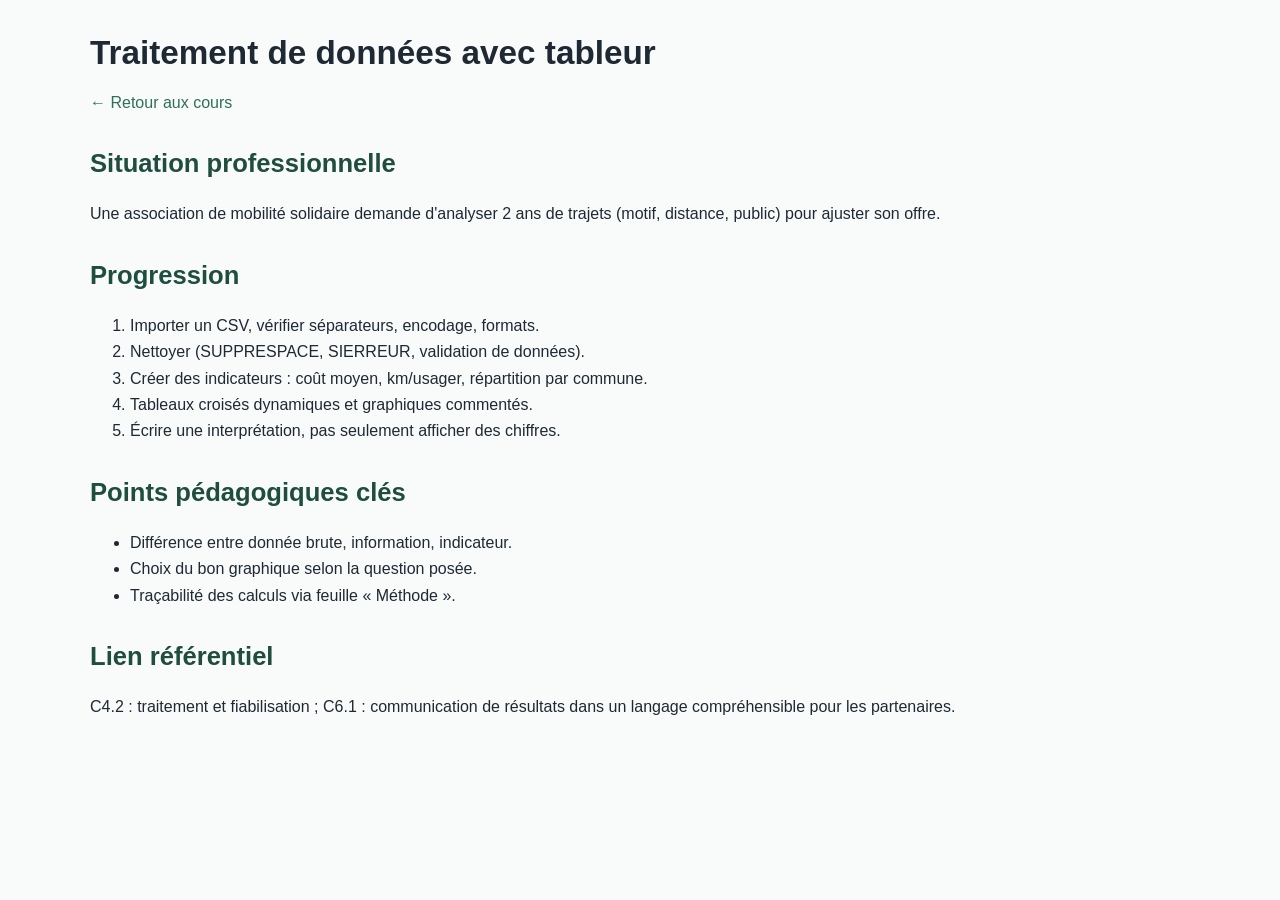
<file: cours/traitement-donnees.html>
<!DOCTYPE html><html lang="fr"><head><meta charset="UTF-8"><meta name="viewport" content="width=device-width, initial-scale=1.0"><title>Traitement de données</title><link rel="stylesheet" href="../assets/styles.css"></head><body><main class="container"><h1>Traitement de données avec tableur</h1><p><a href="index.html">← Retour aux cours</a></p><h2>Situation professionnelle</h2><p>Une association de mobilité solidaire demande d'analyser 2 ans de trajets (motif, distance, public) pour ajuster son offre.</p><h2>Progression</h2><ol><li>Importer un CSV, vérifier séparateurs, encodage, formats.</li><li>Nettoyer (SUPPRESPACE, SIERREUR, validation de données).</li><li>Créer des indicateurs : coût moyen, km/usager, répartition par commune.</li><li>Tableaux croisés dynamiques et graphiques commentés.</li><li>Écrire une interprétation, pas seulement afficher des chiffres.</li></ol><h2>Points pédagogiques clés</h2><ul><li>Différence entre donnée brute, information, indicateur.</li><li>Choix du bon graphique selon la question posée.</li><li>Traçabilité des calculs via feuille « Méthode ».</li></ul><h2>Lien référentiel</h2><p>C4.2 : traitement et fiabilisation ; C6.1 : communication de résultats dans un langage compréhensible pour les partenaires.</p></main></body></html>
</file>
<file: assets/styles.css>
:root {
  --green-900: #1f4d3f;
  --green-700: #2f6f5c;
  --green-100: #eef7f3;
  --earth: #8a6d3b;
  --text: #1f2933;
  --muted: #52606d;
  --white: #ffffff;
  --shadow: 0 8px 24px rgba(31, 77, 63, 0.12);
}

* { box-sizing: border-box; }
body {
  margin: 0;
  font-family: "Segoe UI", Roboto, sans-serif;
  color: var(--text);
  line-height: 1.65;
  background: #f8fbfa;
}

a { color: var(--green-700); text-decoration: none; }
a:hover { text-decoration: underline; }

header {
  background: linear-gradient(110deg, var(--green-900), var(--green-700));
  color: var(--white);
  padding: 1rem 0 2rem;
}

.container { width: min(1100px, 92%); margin: 0 auto; }

.topbar {
  display: flex;
  justify-content: space-between;
  align-items: center;
  gap: 1rem;
  flex-wrap: wrap;
}

.brand { font-weight: 700; font-size: 1.2rem; }

nav ul {
  margin: 0;
  padding: 0;
  list-style: none;
  display: flex;
  gap: 0.9rem;
  flex-wrap: wrap;
}

nav a {
  color: var(--white);
  padding: 0.45rem 0.65rem;
  border-radius: 6px;
}

nav a.active, nav a:hover {
  background: rgba(255, 255, 255, 0.18);
  text-decoration: none;
}

.hero {
  margin-top: 1.5rem;
  background: rgba(255,255,255,0.1);
  border: 1px solid rgba(255,255,255,0.25);
  border-radius: 14px;
  padding: 1.2rem;
}

h1, h2, h3 { line-height: 1.25; }
h1 { font-size: clamp(1.6rem, 2.6vw, 2.3rem); margin: 0 0 0.4rem; }
h2 { margin-top: 2rem; font-size: clamp(1.3rem, 2vw, 1.8rem); color: var(--green-900); }
h3 { margin-top: 1.2rem; color: var(--green-700); }

main { padding: 2rem 0 3rem; }

.card-grid {
  display: grid;
  grid-template-columns: repeat(auto-fit, minmax(250px, 1fr));
  gap: 1rem;
}

.card {
  background: var(--white);
  border-radius: 12px;
  padding: 1rem;
  box-shadow: var(--shadow);
  border: 1px solid #dbe7e2;
}

.badge {
  display: inline-block;
  padding: 0.2rem 0.6rem;
  background: var(--green-100);
  border-radius: 999px;
  font-size: 0.85rem;
  color: var(--green-900);
}

table {
  width: 100%;
  border-collapse: collapse;
  background: var(--white);
}
th, td {
  border: 1px solid #dce7e2;
  padding: 0.65rem;
  text-align: left;
  vertical-align: top;
}
th { background: #f1f7f4; }

footer {
  background: #16382e;
  color: #d4e9df;
  padding: 1rem 0;
  font-size: 0.95rem;
}

.note {
  border-left: 4px solid var(--earth);
  background: #fff8eb;
  padding: 0.75rem 0.9rem;
  border-radius: 6px;
}

@media (max-width: 760px) {
  .topbar { align-items: flex-start; }
  nav ul { gap: 0.5rem; }
}
</file>
